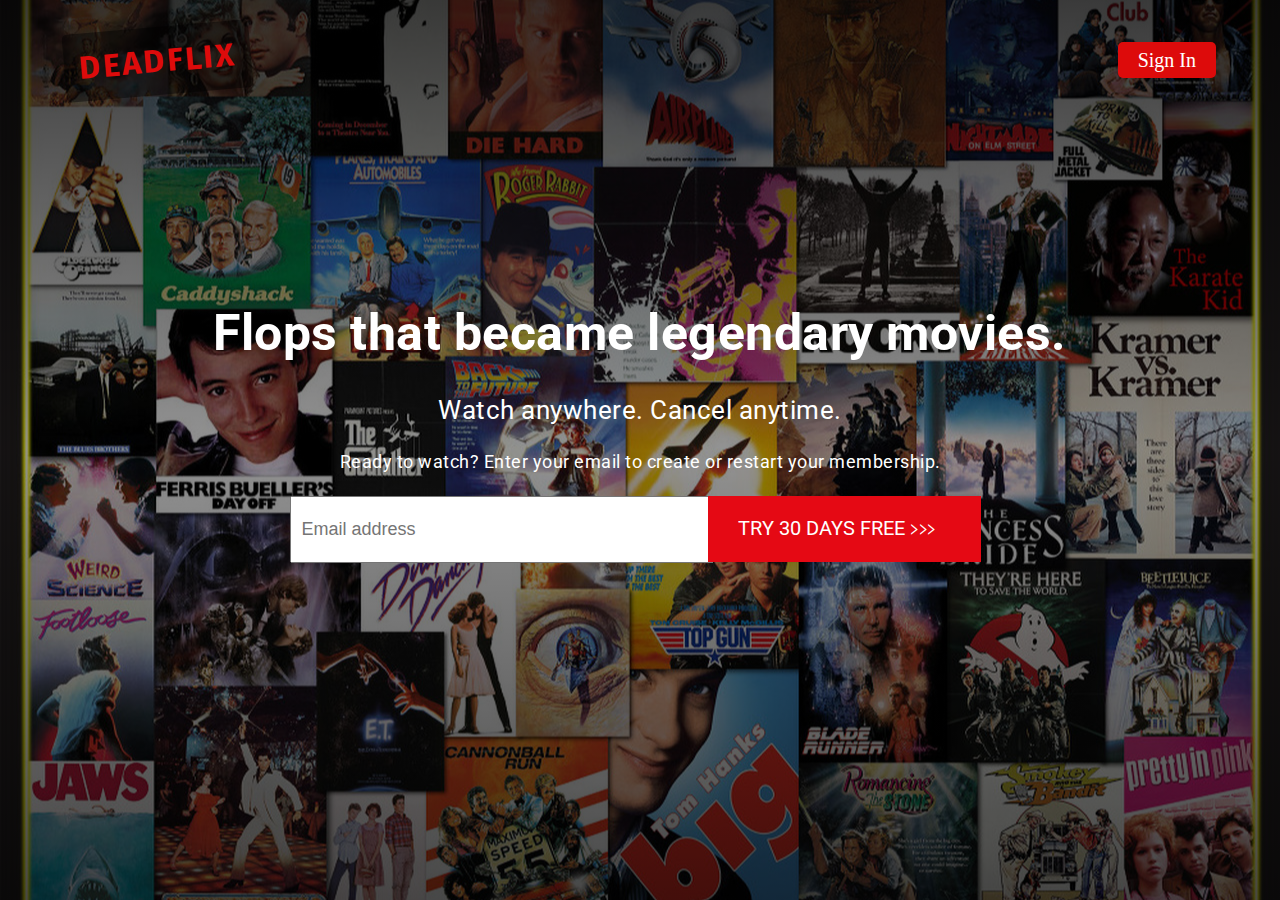
<file: index.html>
<!DOCTYPE html>
<html lang="en">
<head>
  <meta charset="UTF-8">
  <meta name="viewport" content="width=device-width, initial-scale=1.0">
  <link href="https://fonts.googleapis.com/css2?family=Fira+Sans:wght@500&display=swap" rel="stylesheet">
  <link href="https://fonts.googleapis.com/css2?family=Roboto:wght@400;700&family=Zilla+Slab:wght@700&display=swap" rel="stylesheet">
  
  <link rel="stylesheet" href="style.css">
  <title></title>
</head>
<body>
<nav class="nav-container">
  
  <h2 class="brand-name">Deadflix</h2>
  <div class="right-menu">
    <div><a href="login.html" class="signInBtn">Sign In</a></div>
  </div>
</nav>


<div class="bd-header">

</div>

<div class="body-header">
  <div class="sign-up-form">
    <h1 class="h1-header">Flops that became legendary movies.</h1>
    <h3 class="h3-header">Watch anywhere. Cancel anytime.</h3>
    <h4 class="h4-header">Ready to watch? Enter your email to create or restart your membership.</h4>
    <form action="" class="email-address">
      <input type="email" placeholder="Email address" class="email-input" autocomplete="email">
    <span  class="registry"><input type="submit"  class="registry registryBtn" value="try 30 days free"><span class="carrot">>>></span></span>
    </form>
    
  </div>
</div>



  <script src="index.js"></script>
</body>
</html>
</file>
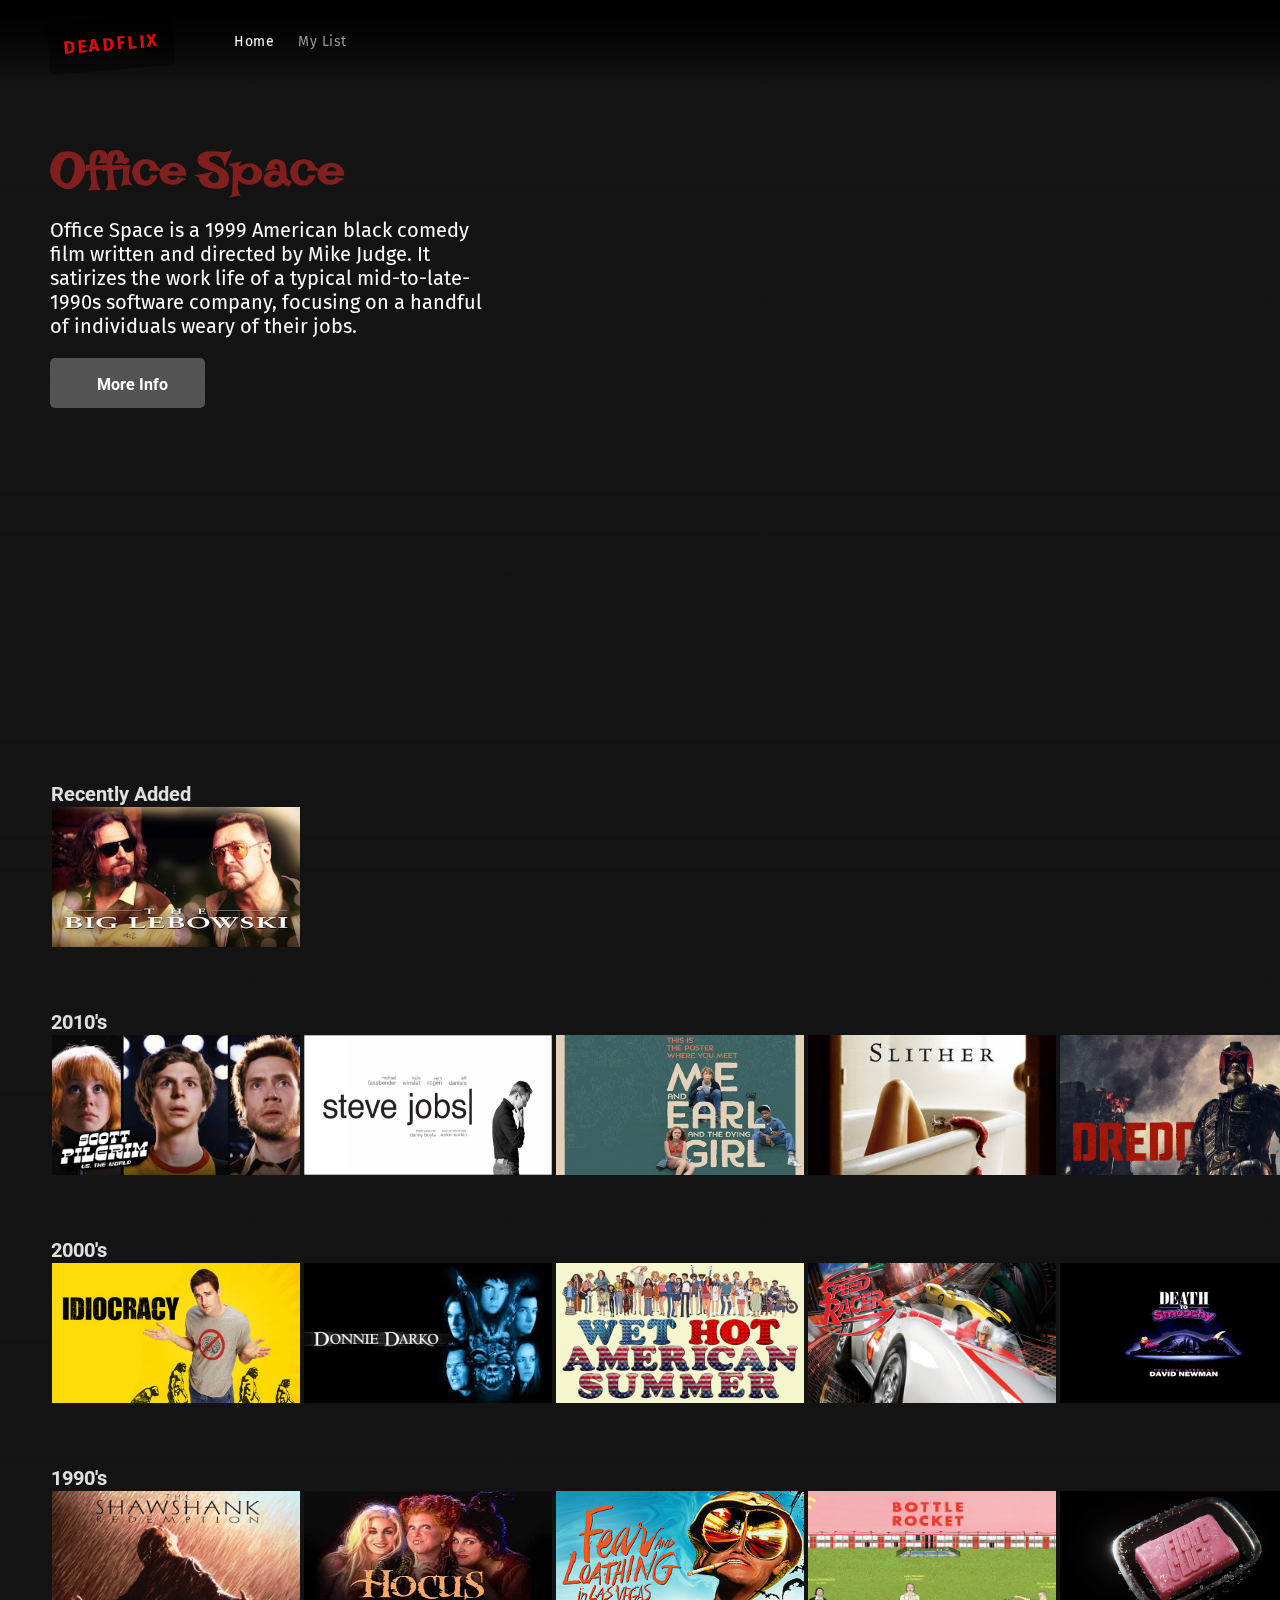
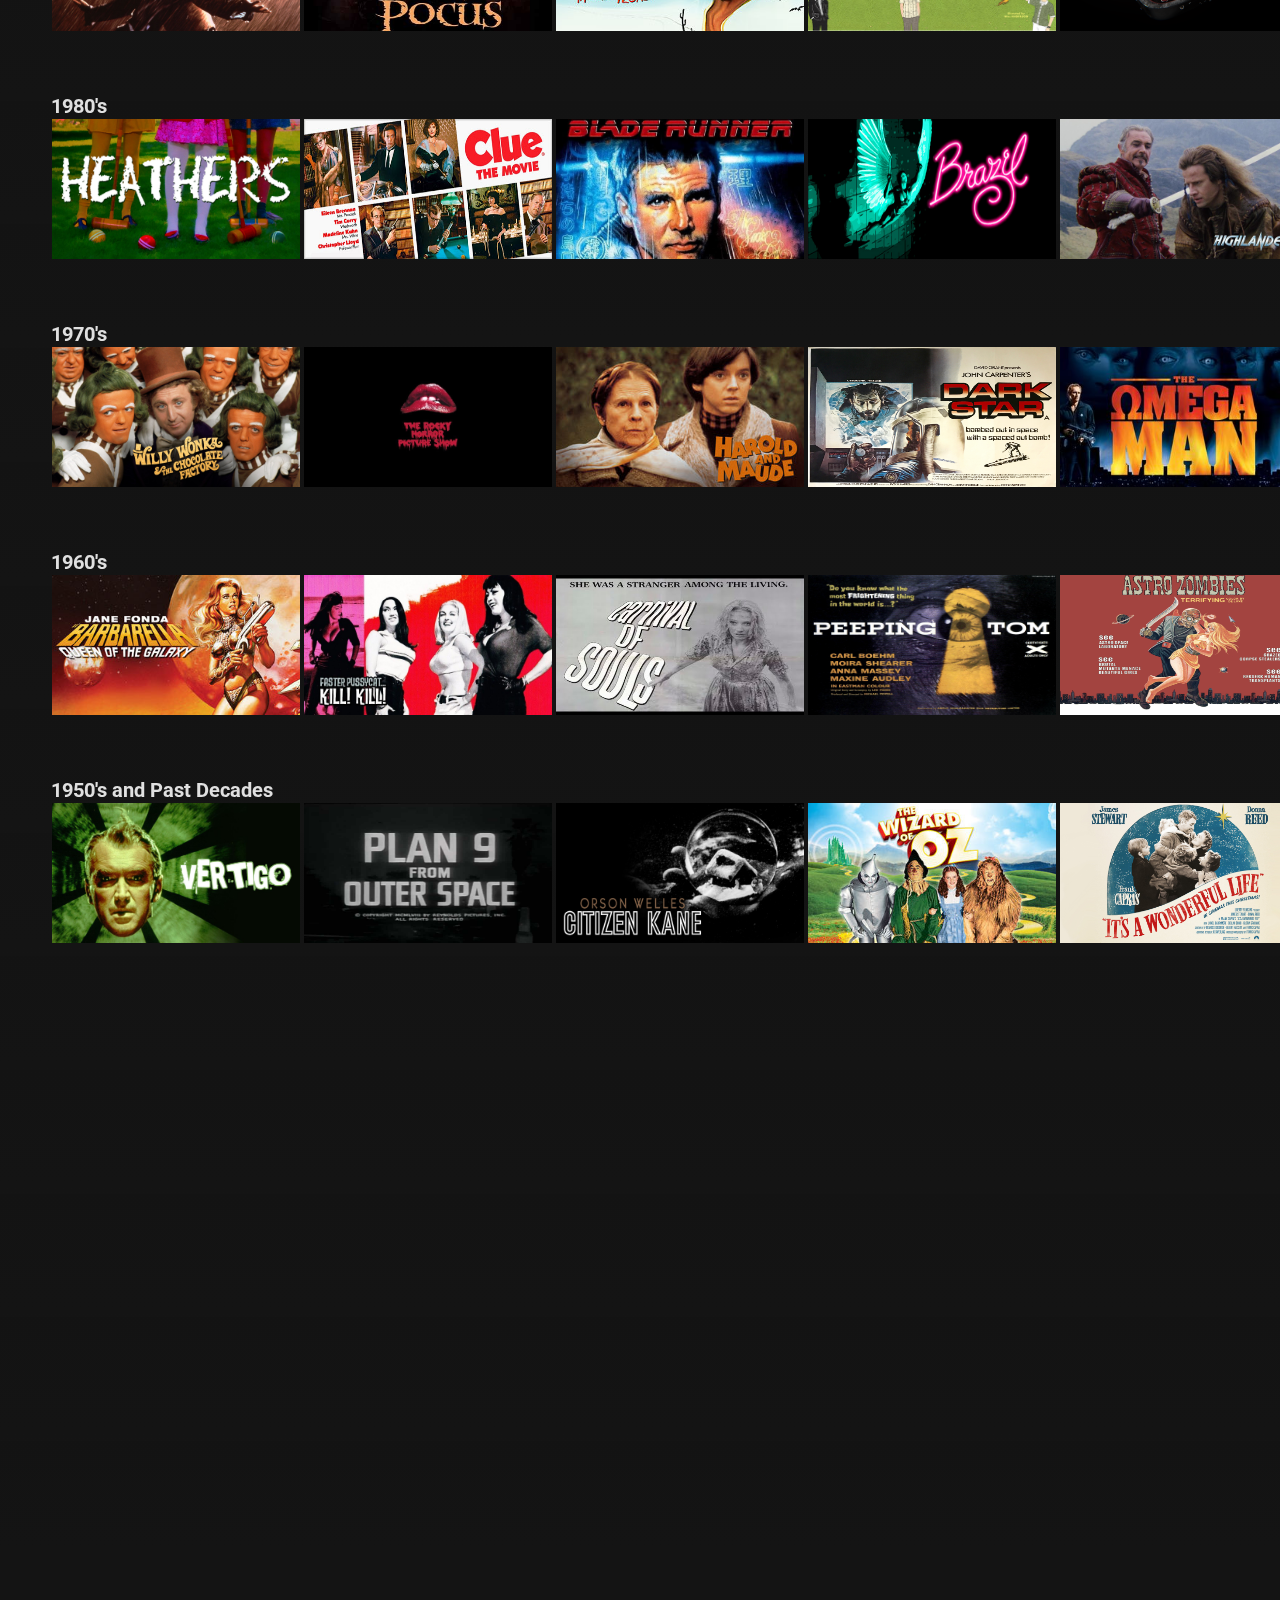
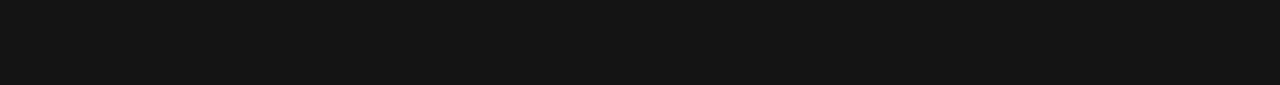
<file: films.html>
<!DOCTYPE html>
<html lang="en">
<head>
  <meta charset="UTF-8">
  <meta name="viewport" content="width=device-width, initial-scale=1.0">
  <link href="https://fonts.googleapis.com/css2?family=Fira+Sans:wght@500&display=swap" rel="stylesheet">
  <link href="https://fonts.googleapis.com/css2?family=Roboto:wght@400;700&family=Zilla+Slab:wght@700&display=swap" rel="stylesheet">
  <link rel="stylesheet" href="https://use.fontawesome.com/releases/v5.14.0/css/all.css" integrity="sha384-HzLeBuhoNPvSl5KYnjx0BT+WB0QEEqLprO+NBkkk5gbc67FTaL7XIGa2w1L0Xbgc" crossorigin="anonymous">
  <link href="https://fonts.googleapis.com/css2?family=Lakki+Reddy&display=swap" rel="stylesheet">
  <link rel="stylesheet" href="films.css">
  <title>Document</title>
</head>
<body>
  <nav class="nav-container">
  <div class="left-menu">
    <h2 class="brand-name3">deadflix</h2>
    <div class="nav-links">
      <span class="home-link">Home</span>
      <a href="mylist.html" class="my-list-link">My List</a>
    </div>
  </div>
    <div class="right-menu">
      <div class="form-container">
        <h2 class="h2-text">Missing a film? <br> Add one on your own!</h2>
        <form class="film-form">
          <div><input type="text" placeholder="Film Title" class="film-title fin"></div>
          <div><input type="text" placeholder="Film Year" class="film-year fin"></div>
          <div><input type="text" placeholder="Film Director" class="film-director fin"></div>
          <div><input type="text" placeholder="Film Cover Image (URL)" class="film-image fin"></div>
          <div><input type="submit" class="filmFormSubmit"></div>
        </form>
      </div>

      <input type="search" class="search-bar search-none">
      <a href="#" class="search-btn"><i class="fas fa-search"></i></a>
      <i class="fas fa-plus add-btn"></i>
      <a href="#" class="alert-btn"><i class="fas fa-bell"></i></a>
      <a href="#" class="sign-out-btn"><i class="fas fa-sign-out-alt"></i></a>
      <div class="signOut-container">
        <form class="signOut-form">
          <h3 class="h3-text">You are attempting to log-out, <br> would you like to proceed?</h3>
          <input type="button" name="action" value="Yes, please!" class="yes signOut-yes sin">
          <input type="button" name="action" value="No, Thank you!" class="no signOut-no sin">
        </form>
      </div>
    </div>
    
    
  </nav>

  <div class="header">
    <iframe class="off-vid" width="100%" src="https://www.youtube.com/embed/dMIrlP61Z9s?rel=0&autoplay=0&loop=1&controls=0&modestbranding=1&autohide=1&fs=0&HD=1&title=0&iv_load_policy=3&SameSite=None" frameborder="0" allow="accelerometer; autoplay; encrypted-media; gyroscope; picture-in-picture" sandbox="allow-forms allow-scripts allow-pointer-lock allow-same-origin allow-top-navigation" allowfullscreen></iframe>
  </div>

  <div class="overlay"></div>

  <div class="header-text">
    <div class="office-grid">
      <h1>Office Space</h1>
      <p class="p1">Office Space is a 1999 American black comedy film written and directed by Mike Judge. It satirizes the work life of a typical mid-to-late-1990s software company, focusing on a handful of individuals weary of their jobs.</p>
      <button type="button" class="more-info-btn"><i class="fas fa-info-circle"></i> <span class="minfo">More Info</span></button>
    </div>
    
  </div>

  <div id="recently-added"></div>
  <div class="container">
    <div class="oflow">
      <div id="decade-2010s"></div>
      <h2 class="genre-cato">Recently Added</h2>
      <div class="last-arrow nex"><i class="fas fa-chevron-left narr"></i></div>
      <div class="slideshow recently-added">
        <div class="img" id="big-lebowski"><a href="#recently-added"><img src="imgs/nble.webp" class="poster poster1" alt=""></a></div>

      </div>
      
      <div class="next-arrow nex"><i class="fas fa-chevron-right narr"></i></div>
      
      <div id="decade-2000s"></div>
      <h2 class="genre-cato">2010's</h2>

      <div class="last-arrow nex1"><i class="fas fa-chevron-left narr"></i></div>
      <div class="slideshow dec2010">
        <div class="img"><img src="imgs/scot.jpg" alt=""></div>
        <div class="img"><a href="#decade-2010s"><img src="imgs/nsteve.png" alt=""></a></div>
        <div class="img"><a href="#decade-2010s"><img src="imgs/nmene.jpg" alt=""></a></div>
        <div class="img"><a href="#decade-2010s"><img src="imgs/nslith.jpg" alt=""></a></div>
        <div class="img"><a href="#decade-2010s"><img src="imgs/ndredd.jpg" alt=""></a></div>
        <div class="img"><a href="#decade-2010s"><img src="imgs/nkubo.jpg" alt=""></a></div>
        <div class="img"><a href="#decade-2010s"><img src="imgs/nmot.jpg" alt=""></a></div>
        <div class="img"><a href="#decade-2010s"><img src="imgs/nedge.jpg" alt=""></a></div>
        <div class="img"><a href="#decade-2010s"><img src="imgs/ninhe.jpg" alt=""></a></div>
        <div class="img"><a href="#decade-2010s"><img src="imgs/nspit.jpg" alt=""></a></div>
        <div class="img"><a href="#decade-2010s"><img src="imgs/nlock.jpg" alt=""></a></div>
        <div class="img"><a href="#decade-2010s"><img src="imgs/nchin.jpg" alt=""></a></div>
        <div class="img"><a href="#decade-2010s"><img src="imgs/ninvi.jpg" alt=""></a></div>
      </div>
      <div class="next-arrow nex1"><i class="fas fa-chevron-right narr"></i></div>

      <div id="decade-1990s"></div>
      <h2 class="genre-cato">2000's</h2>

      <div class="last-arrow nex2"><i class="fas fa-chevron-left narr"></i></div>
      <div class="slideshow dec2000">
        <div class="img img1"><a href="#decade-2000s"><img src="imgs/nidioc.jpg" alt=""></a></div>
        <div class="img img2"><a href="#decade-2000s"><img src="imgs/ndd.jpg" alt=""></a></div>
        <div class="img img3"><a href="#decade-2000s"><img src="imgs/nweth.jpg" alt=""></a></div>
        <div class="img img4"><a href="#decade-2000s"><img src="imgs/nspeed.jpg" alt=""></a></div>
        <div class="img img5"><a href="#decade-2000s"><img src="imgs/ndts.jpg" alt=""></a></div>
        <div class="img img6"><a href="#decade-2000s"><img src="imgs/natla.jpg" alt=""></a></div>
        <div class="img img7"><a href="#decade-2000s"><img src="imgs/ncom.jpg" alt=""></a></div>
        <div class="img img8"><a href="#decade-2000s"><img src="imgs/nssh.jpg" alt=""></a></div>
        <div class="img img9"><a href="#decade-2000s"><img src="imgs/ngrind.jpg" alt=""></a></div>
        <div class="img img10"><a href="#decade-2000s"><img src="imgs/nassa.jpeg" alt=""></a></div>
        <div class="img img11"><a href="#decade-2000s"><img src="imgs/nreq.jpg" alt=""></a></div>
        <div class="img img12"><a href="#decade-2000s"><img src="imgs/nalm.webp" alt=""></a></div>
        <div class="img img13"><a href="#decade-2000s"><img src="imgs/nchron.jpg" alt=""></a></div>
      </div>
      <div class="next-arrow nex2"><i class="fas fa-chevron-right narr"></i></div>

      <div id="decade-1980s"></div>
      <h2 class="genre-cato">1990's</h2>

      <div class="last-arrow nex3"><i class="fas fa-chevron-left narr"></i></div>
      <div class="slideshow dec1990">
        <div class="img img1"><a href="#decade-1990s"><img src="imgs/ntshaw.jpg" alt=""></a></div>
        <div class="img img2"><a href="#decade-1990s"><img src="imgs/nhocus.jpg" alt=""></a></div>
        <div class="img img3"><a href="#decade-1990s"><img src="imgs/nfear.jpg" alt=""></a></div>
        <div class="img img4"><a href="#decade-1990s"><img src="imgs/nbot.jpg" alt=""></a></div>
        <div class="img img5"><a href="#decade-1990s"><img src="imgs/nfc.png" alt=""></a></div>
        <div class="img img6"><a href="#decade-1990s"><img src="imgs/ntbds.jpg" alt=""></a></div>
        <div class="img img7"><a href="#decade-1990s"><img src="imgs/nir.jpg" alt=""></a></div>
        <div class="img img8"><a href="#decade-1990s"><img src="imgs/nempi.jpg" alt=""></a></div>
        <div class="img img9"><a href="#decade-1990s"><img src="imgs/nmatilda.jpg" alt=""></a></div>
        <div class="img img10"><a href="#decade-1990s"><img src="imgs/ncant.jpg" alt=""></a></div>
        <div class="img img11"><a href="#decade-1990s"><img src="imgs/nstarst.jpg" alt=""></a></div>
        <div class="img img12"><a href="#decade-1990s"><img src="imgs/ntr2.jpg" alt=""></a></div>
        <div class="img img13"><a href="#decade-1990s"><img src="imgs/ndac.jpg" alt=""></a></div>
      </div>
      <div class="next-arrow nex3"><i class="fas fa-chevron-right narr"></i></div>

      <div id="decade-1970s"></div>
      <h2 class="genre-cato">1980's</h2>

      <div class="last-arrow nex4"><i class="fas fa-chevron-left narr"></i></div>
      <div class="slideshow dec1980">
        <div class="img img1"><a href="#decade-1980s"><img src="imgs/nhet.jpg" alt=""></a></div>
        <div class="img img2"><a href="#decade-1980s"><img src="imgs/nclue.jpg" alt=""></a></div>
        <div class="img img3"><a href="#decade-1980s"><img src="imgs/br.jpg" alt=""></a></div>
        <div class="img img4"><a href="#decade-1980s"><img src="imgs/nbraz.jpg" alt=""></a></div>
        <div class="img img5"><a href="#decade-1980s"><img src="imgs/nhigh.jpg" alt=""></a></div>
        <div class="img img6"><a href="#decade-1980s"><img src="imgs/ntthing.jpg" alt=""></a></div>
        <div class="img img7"><a href="#decade-1980s"><img src="imgs/nchris.jpg" alt=""></a></div>
        <div class="img img8"><a href="#decade-1980s"><img src="imgs/nnear.jpg" alt=""></a></div>
        <div class="img img9"><a href="#decade-1980s"><img src="imgs/nlaby.jpg" alt=""></a></div>
        <div class="img img10"><a href="#decade-1980s"><img src="imgs/ndune.jpg" alt=""></a></div>
        <div class="img img11"><a href="#decade-1980s"><img src="imgs/nbtilc.jpg" alt=""></a></div>
        <div class="img img12"><a href="#decade-1980s"><img src="imgs/nmacm.jpg" alt=""></a></div>
        <div class="img img13"><a href="#decade-1980s"><img src="imgs/ntis.jpg" alt=""></a></div>
      </div>
      <div class="next-arrow nex4"><i class="fas fa-chevron-right narr"></i></div>

      <div id="decade-1960s"></div>
      <h2 class="genre-cato">1970's</h2>

      <div class="last-arrow nex5"><i class="fas fa-chevron-left narr"></i></div>
      <div class="slideshow dec1970">
        <div class="img img1"><a href="#decade-1970s"><img src="imgs/nwwc.jpg" alt=""></a></div>
        <div class="img img2"><a href="#decade-1970s"><img src="imgs/ntrh.jpg" alt=""></a></div>
        <div class="img img3"><a href="#decade-1970s"><img src="imgs/nharm.jpg" alt=""></a></div>
        <div class="img img4"><a href="#decade-1970s"><img src="imgs/ntheds.jpg" alt=""></a></div>
        <div class="img img5"><a href="#decade-1970s"><img src="imgs/nomega.jpg" alt=""></a></div>
        <div class="img img6"><a href="#decade-1970s"><img src="imgs/ntmwfte.jpg" alt=""></a></div>
        <div class="img img7"><a href="#decade-1970s"><img src="imgs/ntwm.jpg" alt=""></a></div>
        <div class="img img8"><a href="#decade-1970s"><img src="imgs/nstarc.png" alt=""></a></div>
        <div class="img img9"><a href="#decade-1970s"><img src="imgs/nprec.jpg" alt=""></a></div>
        <div class="img img10"><a href="#decade-1970s"><img src="imgs/nsus.jpg" alt=""></a></div>
        <div class="img img11"><a href="#decade-1970s"><img src="imgs/nyaku.jpg" alt=""></a></div>
        <div class="img img12"><a href="#decade-1970s"><img src="imgs/naguirre.jpg" alt=""></a></div>
        <div class="img img13"><a href="#decade-1970s"><img src="imgs/ntdr.jpg" alt=""></a></div>
      </div>
      <div class="next-arrow nex5"><i class="fas fa-chevron-right narr"></i></div>
  
      <div id="decade-1950s"></div>
      <h2 class="genre-cato">1960's</h2>

      <div class="last-arrow nex6"><i class="fas fa-chevron-left narr"></i></div>
      <div class="slideshow dec1960">
        <div class="img"><a href="#decade-1960s"><img src="imgs/nbarb.jpg" alt=""></a></div>
        <div class="img img2"><a href="#decade-1960s"><img src="imgs/nfpkk.jpg" alt=""></a></div>
        <div class="img img3"><a href="#decade-1960s"><img src="imgs/ncos.jpg" alt=""></a></div>
        <div class="img img4"><a href="#decade-1960s"><img src="imgs/npeep.jpg" alt=""></a></div>
        <div class="img img5"><a href="#decade-1960s"><img src="imgs/nastro.jpg" alt=""></a></div>
        <div class="img img6"><a href="#decade-1960s"><img src="imgs/nscctm.jpg" alt=""></a></div>
        <div class="img img7"><a href="#decade-1960s"><img src="imgs/nwfg.jpg" alt=""></a></div>
        <div class="img img8"><a href="#decade-1960s"><img src="imgs/ntmc.jpg" alt=""></a></div>
        <div class="img img9"><a href="#decade-1960s"><img src="imgs/nqmap.jpg" alt=""></a></div>
        <div class="img img10"><a href="#decade-1960s"><img src="imgs/nmata.jpg" alt=""></a></div>
        <div class="img img11"><a href="#decade-1960s"><img src="imgs/ndang.jpg" alt=""></a></div>
        <div class="img img12"><a href="#decade-1960s"><img src="imgs/nbtk.jpg" alt=""></a></div>
        <div class="img img13"><a href="#decade-1960s"><img src="imgs/nlittle.jpg" alt=""></a></div>
      </div>
      <div class="next-arrow nex6"><i class="fas fa-chevron-right narr"></i></div>
    </div>

    <h2 id="decade-1950s" class="genre-cato">1950's and Past Decades</h2>

      <div class="last-arrow nex7"><i class="fas fa-chevron-left narr"></i></div>
      <div class="slideshow dec1950">
        <div class="img"><a href="#decade-1950s"><img src="imgs/nvert.jpg" alt=""></a></div>
        <div class="img img2"><a href="#decade-1950s"><img src="imgs/nplan.jpg" alt=""></a></div>
        <div class="img img3"><a href="#decade-1950s"><img src="imgs/nciti.jpg" alt=""></a></div>
        <div class="img img4"><a href="#decade-1950s"><img src="imgs/ntwoo.jpg" alt=""></a></div>
        <div class="img img5"><a href="#decade-1950s"><img src="imgs/niawl.jpg" alt=""></a></div>
        <div class="img img6"><a href="#decade-1950s"><img src="imgs/ninva.jpg" alt=""></a></div>
        <div class="img img7"><a href="#decade-1950s"><img src="imgs/ntdtess.jpg" alt=""></a></div>
        <div class="img img8"><a href="#decade-1950s"><img src="imgs/ntce.jpg" alt=""></a></div>
        <div class="img img9"><a href="#decade-1950s"><img src="imgs/nswamp.jpg" alt=""></a></div>
        <div class="img img10"><a href="#decade-1950s"><img src="imgs/nicfo.jpg" alt=""></a></div>
        <div class="img img11"><a href="#decade-1950s"><img src="imgs/nafri.jpg" alt=""></a></div>
        <div class="img img12"><a href="#decade-1950s"><img src="imgs/nrio.jpg" alt=""></a></div>
        <div class="img img13"><a href="#decade-1950s"><img src="imgs/nascn.jpg" alt=""></a></div>
      </div>
      <div class="next-arrow nex7"><i class="fas fa-chevron-right narr"></i></div>
    </div>
    
  </div>
  <script src="films.js"></script>
  <!-- <script src="main.js"></script> -->
</body>
</html>
</file>
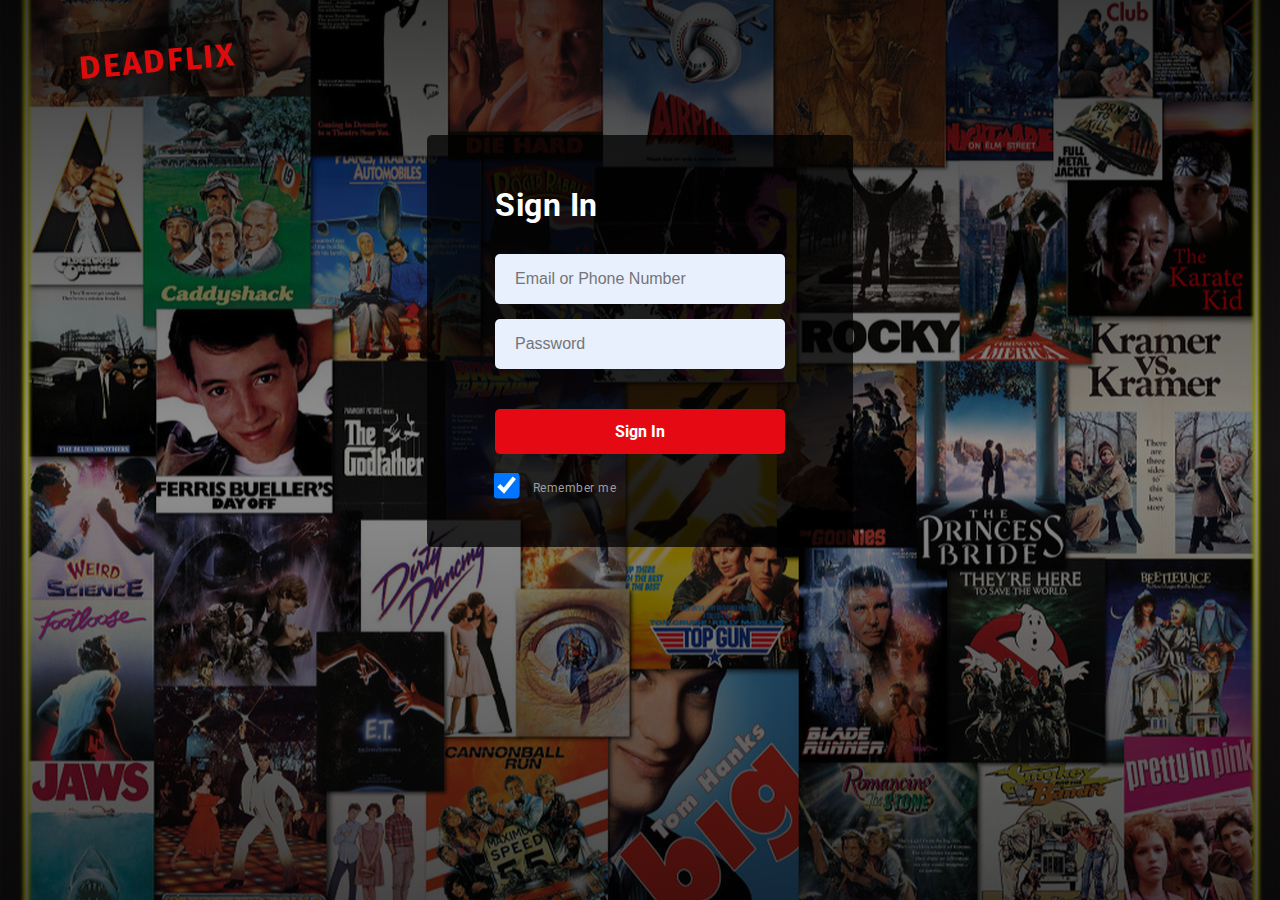
<file: login.html>
<!DOCTYPE html>
<html lang="en">
<head>
  <meta charset="UTF-8">
  <meta name="viewport" content="width=device-width, initial-scale=1.0">
  <link href="https://fonts.googleapis.com/css2?family=Fira+Sans:wght@500&display=swap" rel="stylesheet">
  <link href="https://fonts.googleapis.com/css2?family=Roboto:wght@400;700&family=Zilla+Slab:wght@700&display=swap" rel="stylesheet">
  <link rel="stylesheet" href="style.css">
  <title></title>
</head>
<body>
<nav class="nav-container">
  
  <h2 class="brand-name"><a href="index.html" class="brand-link">Deadflix</a></h2>
</nav>

<div class="bd-header">

</div>
  
<div class="login-body-header">
  <div class="login-form">
    <h1 class="h1-signIn">Sign In</h1>
    <form class="sign-in-form">
      <div>
        <input type="email" placeholder="Email or Phone Number" class="input-login email-input" required>
      </div>
      <div>
        <input type="password" placeholder="Password" class="input-login password-input" required>
      </div>
      <div>
        <input type="submit" class="sgnBtn" value="Sign In"></input>
      </div>
      <div class="chkbx">
        <input type="checkbox" id="check-box" class="checkBox" checked>
        <label for="check-box" id="" class="rmme">Remember me</label>
      </div>
    </form>
  </div>
</div>



  <script src="login.js"></script>
</body>
</html>
</file>
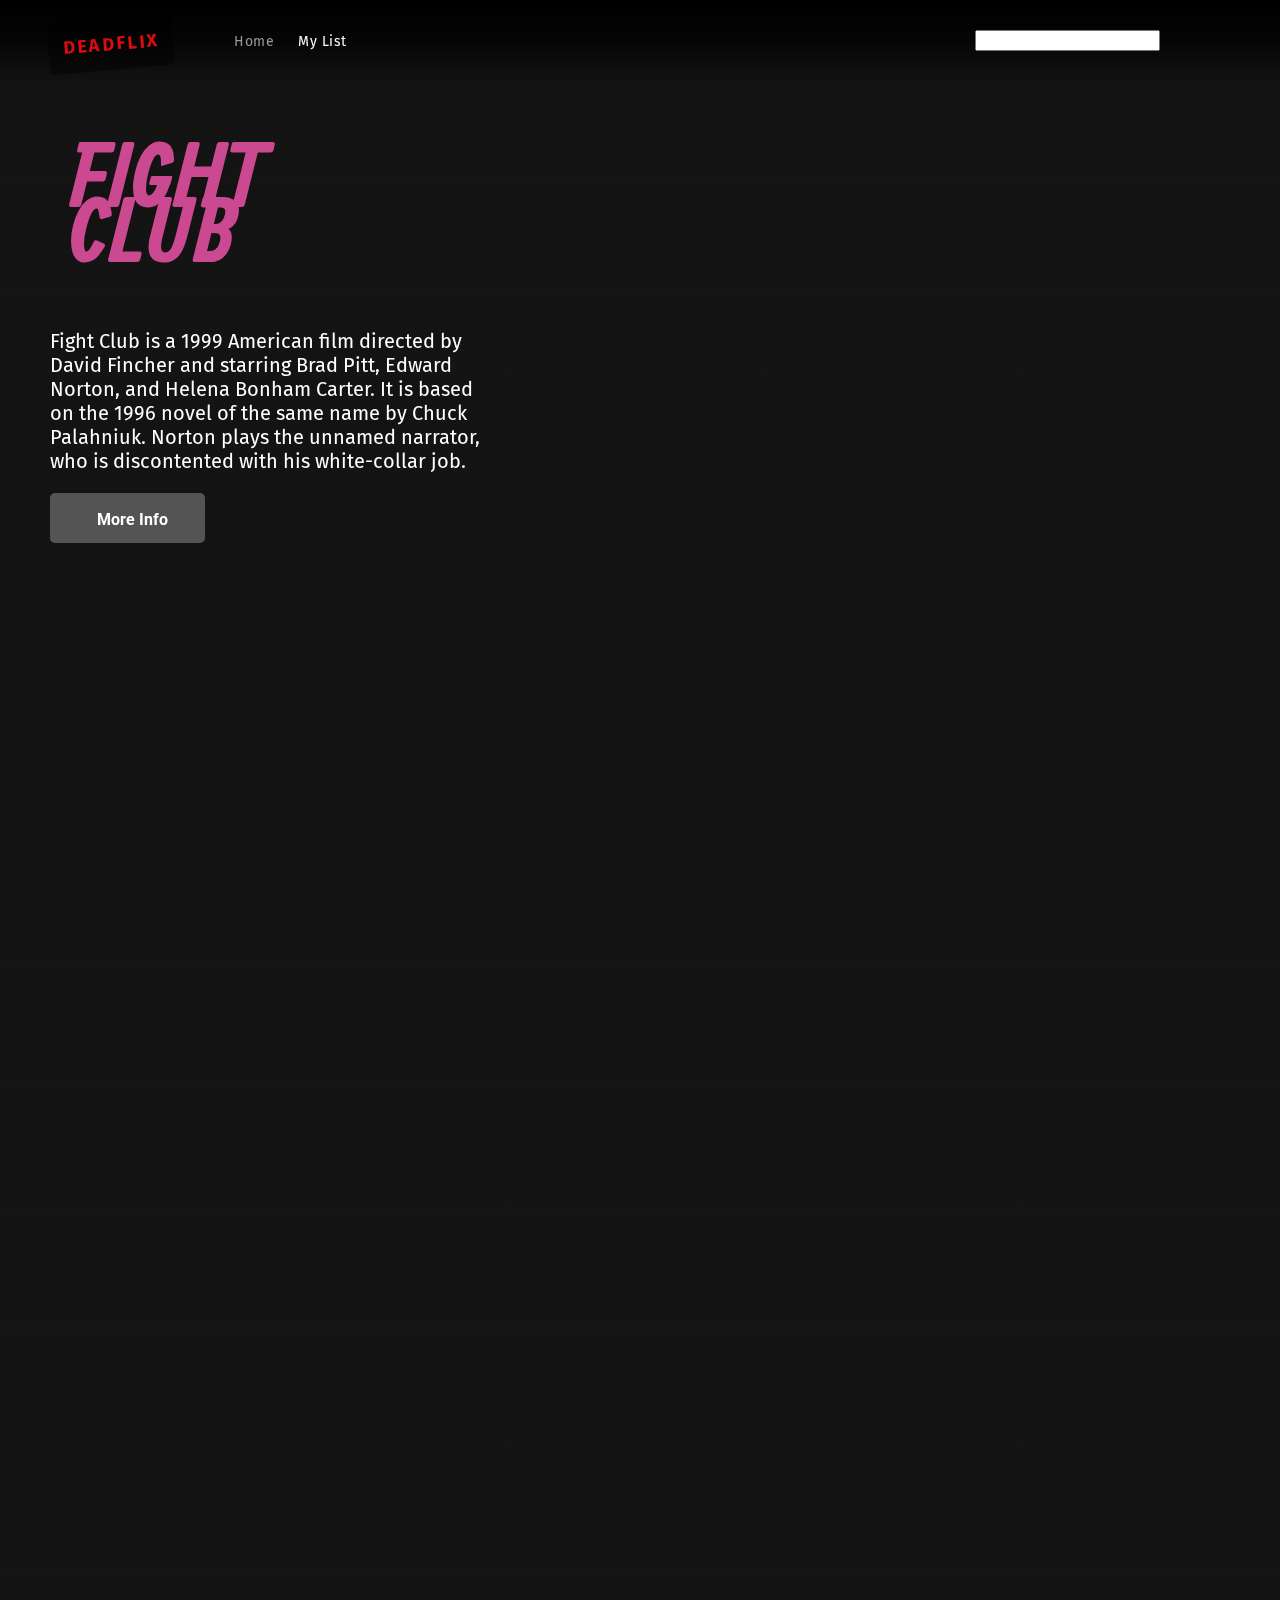
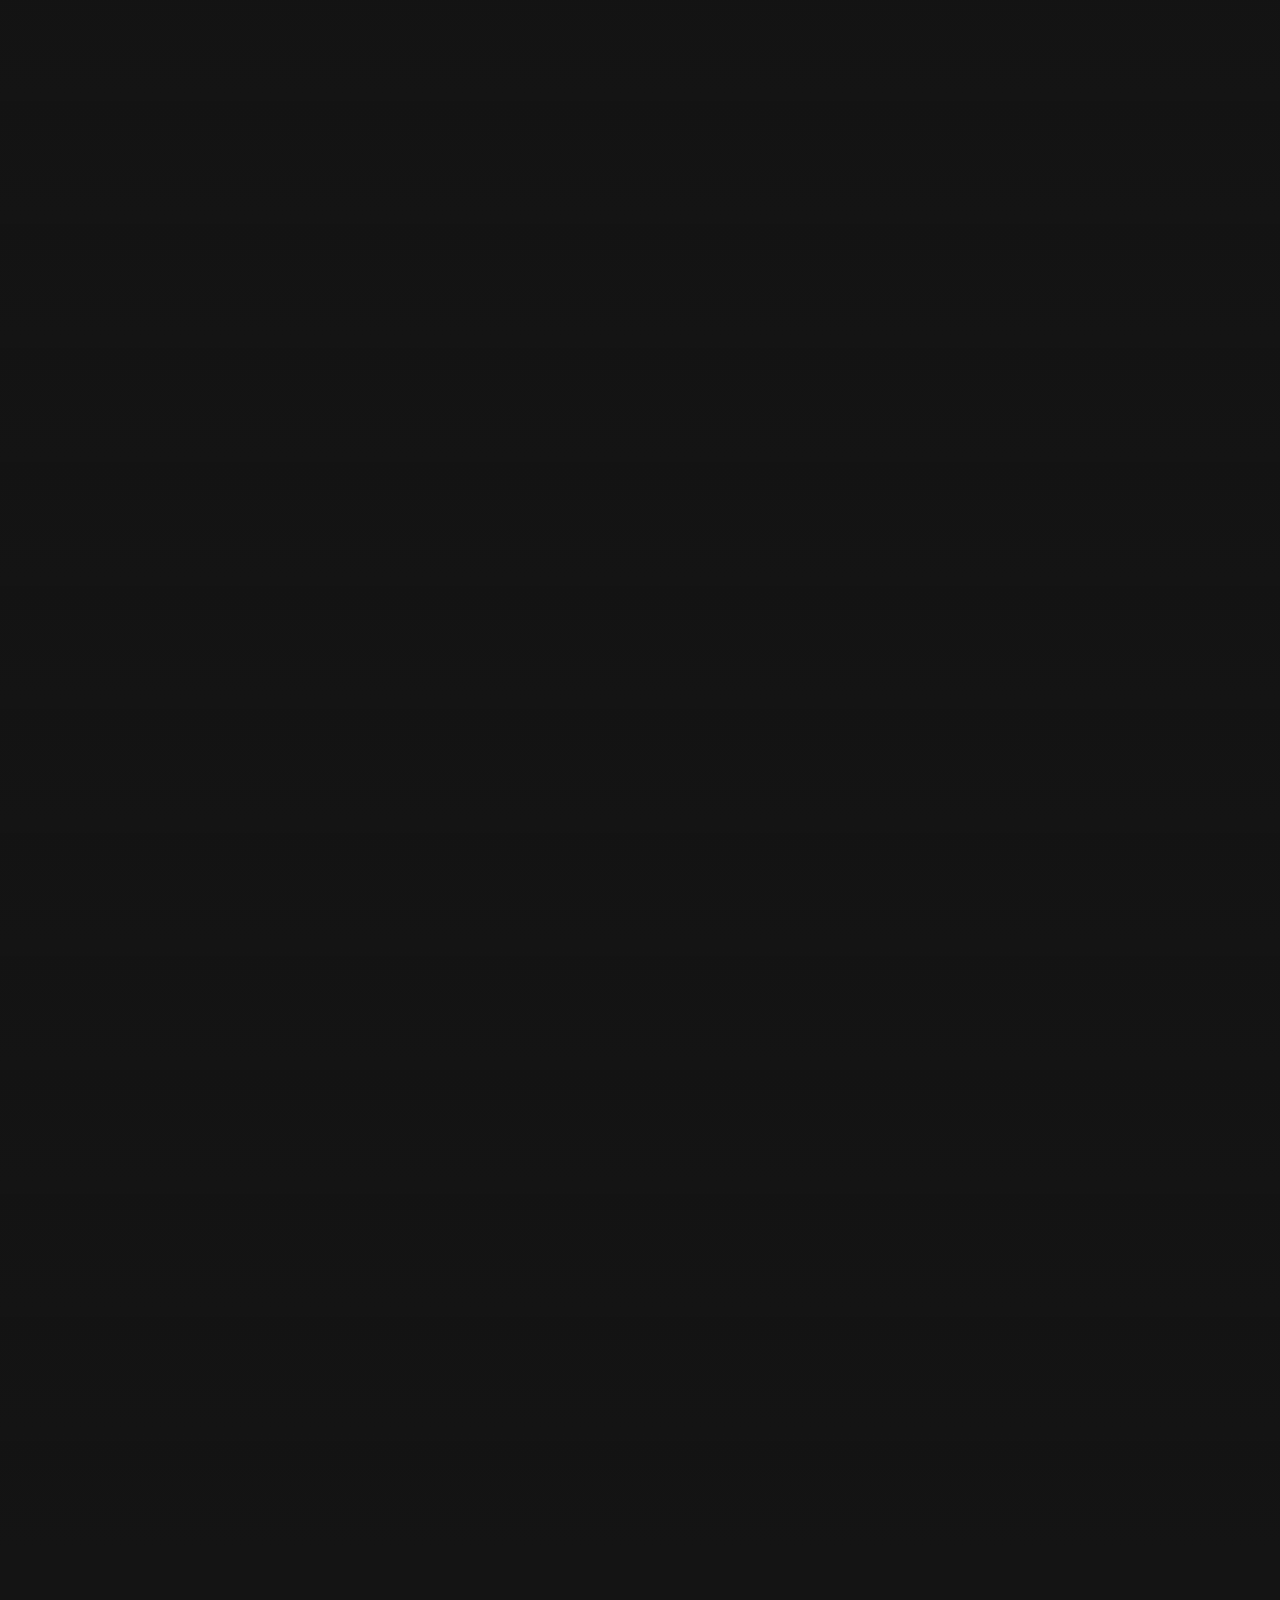
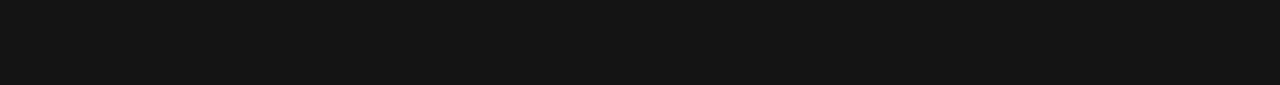
<file: mylist.html>
<!DOCTYPE html>
<html lang="en">
<head>
  <meta charset="UTF-8">
  <meta name="viewport" content="width=device-width, initial-scale=1.0">
  <link href="https://fonts.googleapis.com/css2?family=Ranga:wght@700&display=swap" rel="stylesheet">
  <link href="https://fonts.googleapis.com/css2?family=Fira+Sans:wght@500&display=swap" rel="stylesheet">
  <link href="https://fonts.googleapis.com/css2?family=Special+Elite&display=swap" rel="stylesheet">
  <link href="https://fonts.googleapis.com/css2?family=Roboto:wght@400;700&family=Zilla+Slab:wght@700&display=swap" rel="stylesheet">
  <link rel="stylesheet" href="https://use.fontawesome.com/releases/v5.14.0/css/all.css" integrity="sha384-HzLeBuhoNPvSl5KYnjx0BT+WB0QEEqLprO+NBkkk5gbc67FTaL7XIGa2w1L0Xbgc" crossorigin="anonymous">
  <link href="https://fonts.googleapis.com/css2?family=Lakki+Reddy&display=swap" rel="stylesheet">
  <link rel="stylesheet" href="films.css">
  <title>Document</title>
</head>
<body>
  <nav class="nav-container">
  <div class="left-menu">
    <h2 class="brand-name3">deadflix</h2>
    <div class="nav-links">
      <a href="films.html" class="home-a">Home</a>
      <span class="my-list">My List</span>
    </div>
  </div>
    <div class="right-menu">
      

      <input type="search" class="search-bar">
      <a href="#" class="search-btn"><i class="fas fa-search"></i></a>
      <a href="#" class="alert-btn"><i class="fas fa-bell"></i></a>
      <a href="#" class="sign-out-btn"><i class="fas fa-sign-out-alt"></i></a>
      <div class="signOut-container">
        <form class="signOut-form">
          <h3 class="h3-text">You are attempting to log-out, <br> would you like to proceed?</h3>
          <input type="button" name="action" value="Yes, please!" class="yes signOut-yes sin">
          <input type="button" name="action" value="No, Thank you!" class="no signOut-no sin">
        </form>
      </div>
    </div>
    
    
  </nav>


  <div class="header">
    <iframe class="off-vid" width="100%" src="https://www.youtube.com/embed/SUXWAEX2jlg?rel=0&autoplay=0&loop=1&controls=0&modestbranding=1&autohide=1&fs=0&HD=1&title=0&iv_load_policy=3&SameSite=None" frameborder="0" allow="accelerometer; autoplay; encrypted-media; gyroscope; picture-in-picture" sandbox="allow-forms allow-scripts allow-pointer-lock allow-same-origin allow-top-navigation" allowfullscreen></iframe>
  </div>

  <div class="overlay"></div>

  <div class="header-text">
    <div class="fight-grid">
      <h1>FIGHT <br>CLUB</h1>
      <p class="p1">Fight Club is a 1999 American film directed by David Fincher and starring Brad Pitt, Edward Norton, and Helena Bonham Carter. It is based on the 1996 novel of the same name by Chuck Palahniuk. Norton plays the unnamed narrator, who is discontented with his white-collar job.</p>
      <button type="button" class="more-info-btn"><i class="fas fa-info-circle"></i> <span class="minfo">More Info</span></button>
    </div>
    
  </div>

  
  <div class="container">
  </div>
      
      
      
  <script src="mylist.js"></script>
  <!-- <script src="main.js"></script> -->
</body>
</html>
</file>
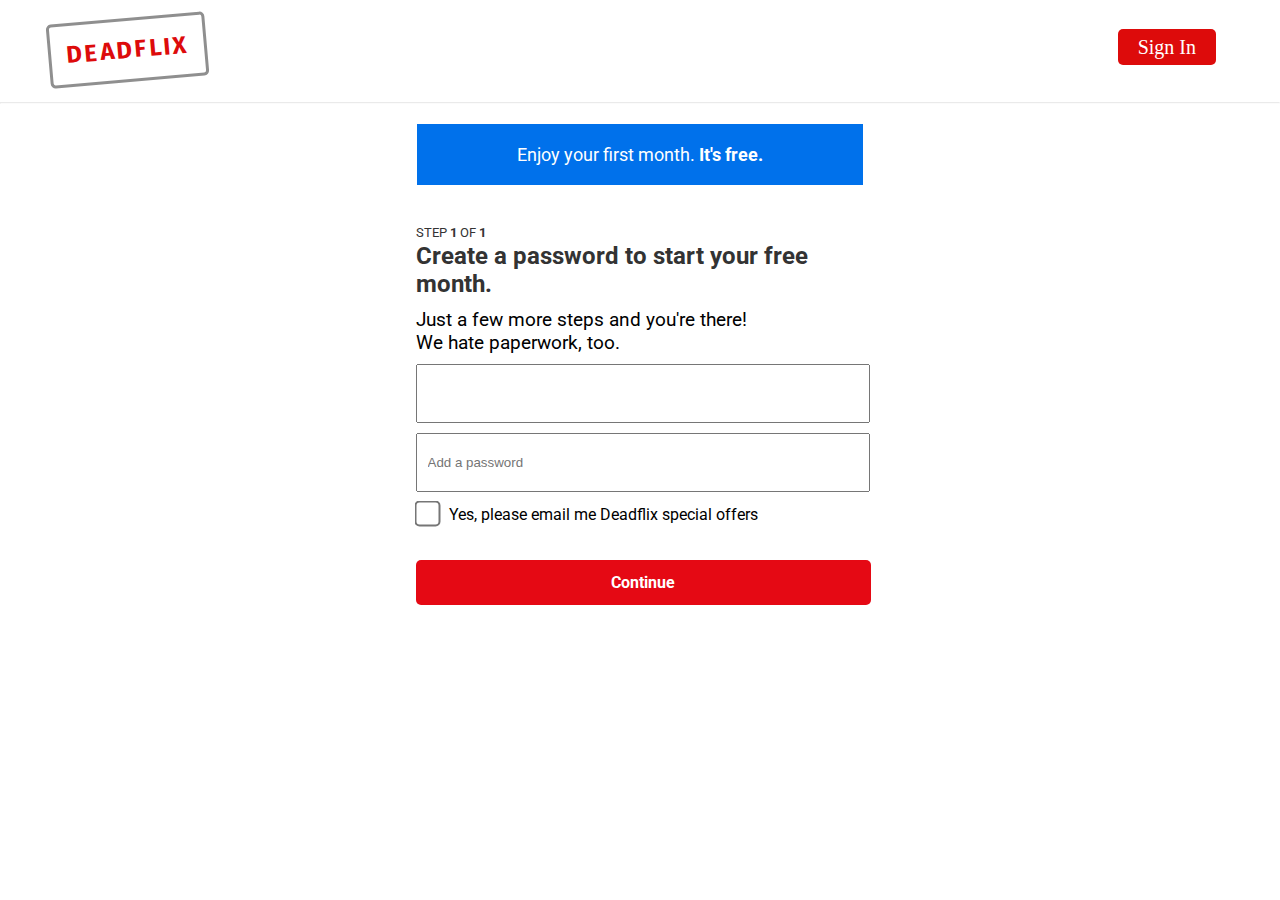
<file: signup.html>
<!DOCTYPE html>
<html lang="en">
<head>
  <meta charset="UTF-8">
  <meta name="viewport" content="width=device-width, initial-scale=1.0">
  <link href="https://fonts.googleapis.com/css2?family=Fira+Sans:wght@500&display=swap" rel="stylesheet">
  <link href="https://fonts.googleapis.com/css2?family=Roboto:wght@400;700&family=Zilla+Slab:wght@700&display=swap" rel="stylesheet">
  <link rel="stylesheet" href="style.css">
  <title></title>
</head>
<body>
  <nav class="nav-container">
  
    <h2 class="brand-name3"><a href="index.html" class="brand-link">Deadflix</a></h2>
    <div class="right-menu">
      <div><a href="login.html" class="signInBtn">Sign In</a></div>
    </div>
  </nav>

  <hr class="hr">
 
  <div class="content"><span class="free">Enjoy your first month. <strong>It's free.</strong></span></div>

  <div class="container1">
    <div class="form-container">
      <form class="form-1">
        <div class="steps">STEP <b>1</b> OF <b>1</b></div>
        <h2 class="h2-create">Create a password to start your free month.</h2>
        <div class="dtxt">Just a few more steps and you're there!</div>
        <div class="dtxt">We hate paperwork, too.</div>
        <div><input type="email" class="inpu inem" required></div>
        <div><input type="password" class="inpu inpa" placeholder="Add a password" required></div>
        <div><input type="checkbox">Yes, please email me Deadflix special offers</div>
        <div>
          <input type="submit" class="continueBtn" value="Continue"></input>
        </div>
      </form>
    </div> 
  </div>


  <script src="signup.js"></script>
</body>
</html>
</file>
<file: style.css>
body {
  margin: 0;
  padding: 0;
  box-sizing: border-box;
  /* background: url(imgs/mvbck.jpg) center center/cover no-repeat; */
  /* background-size: 100vh; */
  /* height: 100vh; */
  /* max-width: 1100px; */
}

.nav-container {
  display: flex;
  justify-content: space-between;
  align-items: center;
  position: relative;
  z-index: 1;
}

.brand-name {
  font-size: 32px;
  color: rgb(221, 11, 11);
  margin-left: 4rem;
  text-transform: uppercase;
  font-family: 'Fira Sans', sans-serif;
  letter-spacing: .15rem;
  transform: rotate(-5deg);
  background-color: rgba(0, 0, 0, 0.425);
  padding: 15px;
  border-radius: 5px;
}

.signInBtn {
  text-decoration: none;
  color: white;
  background-color: rgb(221, 11, 11);
  padding:7px 20px;
  margin-right: 4rem;
  border-radius: 5px;
  font-size: 20px;
}

.bd-header {
  background: url(imgs/mvbck.jpg) center center/cover no-repeat;
  position: absolute;
  top: 0;
  width: 100%;
  height: 100%;
  /* z-index: 5; */
}


.body-header {
  position: absolute;
  top: 0;
  width: 100%;
  height: 100vh;
  /* z-index: -1; */
  /* background: rgba(0, 0, 0, 0.425); */
  background: linear-gradient(180deg, rgba(0, 0, 0, 0.774), rgba(0, 0, 0, 0.425), rgba(0, 0, 0, 0.719));
  display: flex;
  justify-content: center;
  text-align: center;
}

.sign-up-form {
  position: absolute;
  top: 30vh;
  color: #fff;
  font-family: 'Roboto', sans-serif;
  letter-spacing: .5px;
}

.h1-header {
  font-size: 50px;
}

.h3-header {
  font-size: 26px;
  font-weight: 400;
}

.h4-header {
  font-size: 18px;
  font-weight: 400;
}

.email-input {
  padding: 21px 10px;
  width: 400px;
  font-size: 18px;
  outline: none;
  color: #8c8c8c;
}

.registry {
  background-color: #E50914;
  color: #FFF;
  font-family: 'Roboto', sans-serif;
  padding: 20px 20px 22.5px 20px;
  text-transform: uppercase;
  font-size: 20px;
  position: relative;
  right: 10px;
  outline: none;
  border: none;
  cursor: pointer;
}

.carrot {
  font-family: 'Zilla Slab', serif;
  position: relative;
  left: -25px;
}

/* login page */

.brand-link {
  text-decoration: none;
  color: rgb(221, 11, 11);
}

.login-body-header {
  position: absolute;
  top: 0;
  width: 100%;
  height: 100vh;
  /* z-index: -1; */
  /* background: rgba(0, 0, 0, 0.425); */
  background: linear-gradient(180deg, rgba(0, 0, 0, 0.774), rgba(0, 0, 0, 0.425), rgba(0, 0, 0, 0.719));
  display: flex;
  justify-content: center;
  text-align: left;
}

.login-form {
  padding: 30px 68px 40px;
  background-color: #000000bf;

  position: absolute;
  top: 15vh;
  color: #fff;
  font-family: 'Roboto', sans-serif;
  letter-spacing: .5px;
  border-radius: 5px;
}

.h1-signIn {
  color: white;
  margin-bottom: 30px;
}

.input-login {
  background-color: #E8F0FE;
  border: none;
  border-radius: 5px;
  padding: 16px 20px;
  width: 250px;
  font-size: 16px;
  margin-bottom: 15px;
  outline: none;
}

.sgnBtn {
  background-color: #E50914;
  border: none;
  border-radius: 5px;
  padding: 13px 20px;
  margin-top: 25px;
  margin-bottom: 10px;
  width: 290px;
  font-family: 'Roboto', sans-serif;
  color: #FFF;
  font-size: 16px;
  font-weight: 700;
  cursor: pointer;
  outline: none;
}

.rmme {
  font-size: 12px;
  color: #9e9e9e;
}

/* Signup Page */

.brand-name3 {
  font-size: 24px;
  color: rgb(221, 11, 11);
  margin-left: 4rem;
  text-transform: uppercase;
  font-family: 'Fira Sans', sans-serif;
  letter-spacing: .15rem;
  transform: rotate(-5deg);
  /* background-color: rgba(0, 0, 0, 0.425); */
  border: 3px solid rgba(0, 0, 0, 0.438);
  padding: 15px;
  border-radius: 5px;
  margin: 18px 0 12px 3rem;
}

.hr {
  opacity: .2;
}

.content {
  width: 100%;
  text-align: center;
  padding: 20px 0;
  margin: 20px 0;
  font-family: 'Roboto', sans-serif;
  font-size: 18px;
}

.free {
  padding: 20px 100px;
  margin: 20px;
  background-color: #0071eb;
  color: #FFF;
}

/* form */
.container1 {
  display: grid;
  grid-template-columns: 1fr auto 1fr;
  font-family: 'Roboto', sans-serif;
  /* background-color: saddlebrown; */
}

.form-container {
  grid-column: 2;
  margin-top: 20px;
  /* background-color: salmon; */
  width: 449px;
}

.steps {
  font-size: 13px;
  color: #333333;
}

.h2-create {
  margin: 2px 0;
  color: #333;
}

.dtxt {
  font-size: 19px;
}

.dtxt:nth-child(odd) {
  margin-top: 10px;
}

.inpu {
  width: 430px;
  margin-top: 10px;
  padding: 20px 10px;
}

/* Checkbox */
input[type=checkbox]
{
  /* Double-sized Checkboxes */
  -ms-transform: scale(2); /* IE */
  -moz-transform: scale(2); /* FF */
  -webkit-transform: scale(2); /* Safari and Chrome */
  -o-transform: scale(2); /* Opera */
  transform: scale(2);
  padding: 10px;
  margin: 15px 15px 15px 5px;
}

/* Might want to wrap a span around your checkbox text */
.checkboxtext
{
  /* Checkbox text */
  font-size: 110%;
  display: inline;
}

.continueBtn {
  background-color: #E50914;
  border: none;
  border-radius: 5px;
  padding: 13px 20px;
  margin-top: 25px;
  margin-bottom: 10px;
  width: 455px;
  font-family: 'Roboto', sans-serif;
  color: #FFF;
  font-size: 16px;
  font-weight: 700;
  cursor: pointer;
  outline: none;
}
</file>
<file: films.css>
/* Navbar */
html {
  scroll-behavior: smooth;
}

body {
  margin: 0;
  padding: 0;
  box-sizing: border-box;
  background-color: rgb(20, 20, 20);
  overflow-x: hidden;
  scroll-behavior: smooth;
  transition: .6s all ease-in-out;
}

.nav-container {
  display: flex;
  justify-content: space-between;
  align-items: center;
  position: fixed;
  width: 100%;
  z-index: 12;
  background-image: linear-gradient(180deg, rgb(0, 0, 0), rgba(0, 0, 0, 0.712), rgba(0, 0, 0, 0.021));
}

.left-menu {
  display: flex;
  align-items: center;
}

.change {
  background-image: none;
  background-color: rgba(37, 37, 37, 0.884);
  transition: .2s all ease-in-out;
}

.brand-name3 {
  font-size: 18px;
  color: rgb(221, 11, 11);
  margin-left: 4rem;
  text-transform: uppercase;
  font-family: 'Fira Sans', sans-serif;
  letter-spacing: .15rem;
  transform: rotate(-5deg);
  background-color: rgba(0, 0, 0, 0.425);
  padding: 15px;
  border-radius: 5px;
  margin: 18px 0 12px 3rem;
}

.nav-links {
  margin-left: 60px;
}

.nav-links > a, .home-link, .my-list {
  text-decoration: none;
  font-family: 'Fira Sans', sans-serif;
  margin-right: 20px;
  font-size: 14px;
  letter-spacing: .5px;
  transition: .3s all ease-in-out;
}

.home-link {
  color: rgb(250, 250, 250);
  cursor: pointer;
}

.my-list-link {
  color: rgb(151, 151, 151);
  cursor: pointer;
}

.my-list {
  color: rgb(250, 250, 250);
}

.home-a {
  color: rgb(151, 151, 151);
  cursor: pointer;
}

.nav-links > a:hover {
  opacity: .5;
}

.search-bar {
  position: relative;
  margin-left: -25px;
  right: -30px;
  top: -2px;
  animation-duration: 1s;
  animation-name: slidein;
  outline: none;
  /* transition: .3s all ease-in-out; */
}

@keyframes slidein {
  0% {
    width: 0px;
  }

  100% {
    width: 175px;
  }
}

.search-none {
  display: none;
  /* visibility: hidden; */
  /* width: 0px; */
}



.right-menu {
  margin-right: 60px;
}

.right-menu > a, .add-btn {
  text-decoration: none;
  color: #FFF;
  margin-left: 30px;
  cursor: pointer;
}

.fas {
  font-size: 20px;
  transition: .7s all ease-in-out;
}

/* Film Form */
.form-container {
  position: absolute;
  top: -100vh;
  left: 0;
  height: 100vh;
  width: 100vw;
  /* background: chartreuse; */
  display: flex;
  justify-content: center;
  align-items: center;
  /* visibility: hidden; */
  transition: .9s all ease-in-out;
}

.open {
  transform: translateY(715px);
/* visibility: visible; */
}


.h2-text {
  position: absolute;
  text-align: center;
  top: 3vh;
  font-size: 34px;
  color: #FFF;
  font-family: 'Roboto', sans-serif;
}

.film-form {
  position: relative;
  display: grid;
  top: 5vh;
  padding: 20px 60px 40px 60px;
  background: rgba(0, 0, 0, 0.918);
  border-radius: 5px;
}

.fin {
  margin: 15px;
  padding: 10px 40px 10px 1px;
  font-size: 20px;
  text-align: left;
  outline: none;
  font-family: 'Roboto', sans-serif;
}

.filmFormSubmit {
  position: relative;
  background-color: #f508089f;
  left: 5.5vw;
  border: none;
  border-radius: 5px;
  padding: 13px;
  /* margin-top: 0px; */
  margin-top: 10px;
  width: 155px;
  font-family: 'Roboto', sans-serif;
  color: #FFF;
  font-size: 16px;
  font-weight: 700;
  cursor: pointer;
  outline: none;
}

.signOut-container {
  position: absolute;
  /* top: -200px; */
  right: -1370px;
  /* height: 100vh; */
  width: 100vw;
  /* background: chartreuse; */
  display: flex;
  justify-content: center;
  align-items: center;
  /* visibility: hidden; */
  transition: 2s all ease-in-out;
}

.open-signOut {
  transform: translateX(-870px);
}

.h3-text {
  /* position: absolute; */
  text-align: center;
  /* top: 3vh; */
  font-size: 18px;
  color: #FFF;
  font-family: 'Roboto', sans-serif;
}

.signOut-form {
  position: relative;
  display: grid;
  top: 5vh;
  padding: 20px 60px 40px 60px;
  background: rgba(139, 0, 0, 0.801);
  border-radius: 5px;
}

.sin {
  /* position: relative; */
  background-color: #ffffff9f;
  left: 5.5vw;
  border: none;
  border-radius: 5px;
  padding: 13px;
  /* margin-top: 0px; */
  margin-top: 10px;
  /* width: 155px; */
  font-family: 'Roboto', sans-serif;
  color: #FFF;
  font-size: 16px;
  font-weight: 700;
  cursor: pointer;
  outline: none;
}


/* Header */
.off-vid {
  position: absolute;
  top: -70px;
  left: 0;
  height: 110vh;
}

.header-text {
  position: relative;
  display: grid;
  height: 100vh;
  width: 100%;
  grid-template-columns: 1fr auto 1fr;
  z-index: 10;
  /* border-bottom: 10px solid rgba(0, 0, 0, 0.096); */
}

.office-grid {
  grid-column: 1;
  margin: 100px 150px 0 50px;
  position: relative;
  top: 80px;
  font-family: 'Fira Sans', sans-serif;
  color: #fff;
}


.office-grid > h1 {
  font-size: 50px;
  font-family: 'Lakki Reddy', cursive;
  margin: -20px 0 -10px 0;
  color: rgb(129, 31, 31);
  position: relative;
  line-height: 3rem;
  z-index: -1;
}

.fight-grid {
  grid-column: 1;
  margin: 60px 150px 0 50px;
  position: relative;
  top: 30px;
  font-family: 'Fira Sans', sans-serif;
  color: #fff;
}

.fight-grid > h1 {
  font-size: 6rem;
  line-height: 55px;
  margin-left: 20px;
  font-family: 'Ranga', cursive;
  color: rgb(202, 73, 144);
  position: relative;
  z-index: -1;
}

.p1 {
  font-size: 20px;
  position: relative;
  z-index: -1;
}

.more-info-btn {
    background-color: #7c7c7c9f;
    border: none;
    border-radius: 5px;
    padding: 13px;
    /* margin-top: 0px; */
    margin-bottom: 10px;
    width: 155px;
    font-family: 'Roboto', sans-serif;
    color: #FFF;
    font-size: 16px;
    font-weight: 700;
    cursor: pointer;
    outline: none;
    /* position: relative;
    z-index: -1; */
}

.minfo {
  margin-left: 10px;
}

@media screen and (max-width: 1100px) {
  .p1 {
    font-size: 17px;
    margin-top: 0px;
  }
}

.overlay {
  position: absolute;
  width: 100%;
  height: 100vh;
  background-image: linear-gradient(180deg, rgba(20, 20, 20, 0.014), rgba(20, 20, 20, 0.151), rgba(20, 20, 20, 0.541), rgb(20, 20, 20));
}


/* Body */

.container {
  /* background-color: rgb(20, 20, 20); */
  background-image: linear-gradient(180deg, rgba(20, 20, 20, 0.014), rgb(20, 20, 20));
  position: relative;
  top: -15vh;
  width: 100%;
  z-index: 11;
  height: 265vh;
}

.slideshow {
  display: grid;
  grid-template-columns: repeat(100, 1fr);
  /* margin: 20px 0 80px 50px; */
  margin-left: 50px;
  width: 100%;
  padding: 0;
  transform-style: preserve-3d;
  overflow: hidden;
}

.genre-cato {
  color: rgb(224, 224, 224);
  font-family: 'Roboto', sans-serif;
  font-size: 20px;
  position: absolute;
  left: 51px;
  /* z-index: -1; */
}

img {
  width: 248px;
  height: 140px;
  transition: .5s all ease-in-out;
  margin: 40px 0;
  position: relative;
}

img:hover {
  width: 448px;
  height: 250px;
  margin: 0 0 0 0;
}

.trailer {
  width: 248px;
  height: 140px;
  transition: .5s all ease-in-out;
  margin: 40px 0;
  position: relative;
  left: 50px;
}

.trailer:hover {
  width: 448px;
  height: 250px;
  margin: 0 0 0 0;
}

.img {
 align-self: center;
 justify-self: center;
 margin: 2px;
}


/* .img2 {
  grid-column: 2;
}
.img3 {
  grid-column: 3;
}
.img4 {
  grid-column: 4;
}
.img5 {
  grid-column: 5;
}
.img6 {
  grid-column: 6;
}
.img7 {
  grid-column: 7;
}
.img8 {
  grid-column: 8;
}
.img9 {
  grid-column: 9;
}
.img10 {
  grid-column: 10;
} */


.next-arrow {
  position: absolute;
  /* background-color: rgba(0, 0, 0, 0.267); */
  color: #fff;
  right: 0;
  padding: 50px 6.8px;
  /* text-align: center; */
  transition: .1s all ease-in-out;
  visibility: hidden;
  z-index: 5;
  cursor: pointer;
}

.last-arrow {
  position: absolute;
  /* background-color: rgba(0, 0, 0, 0.267); */
  color: #fff;
  left: 0;
  padding: 50px 6.8px;
  /* text-align: center; */
  transition: .1s all ease-in-out;
  visibility: hidden;
  z-index: 5;
  cursor: pointer;
}

.next-arrow:hover {
  background-color: rgba(0, 0, 0, 0.637);
}

.last-arrow:hover {
  background-color: rgba(0, 0, 0, 0.637);
}

.narr {
  font-size: 40px;
}

.nex {
  top: 42px;
}

.nex1 {
  top: 270px;
}

.nex2 {
  top: 498px;
}
.nex3 {
  top: 726px;
}
.nex4 {
  top: 954px;
}
.nex5 {
  top: 1182px;
}

.nex6 {
  top: 1410px;
}

.nex7 {
  top: 1638px;
}
</file>
